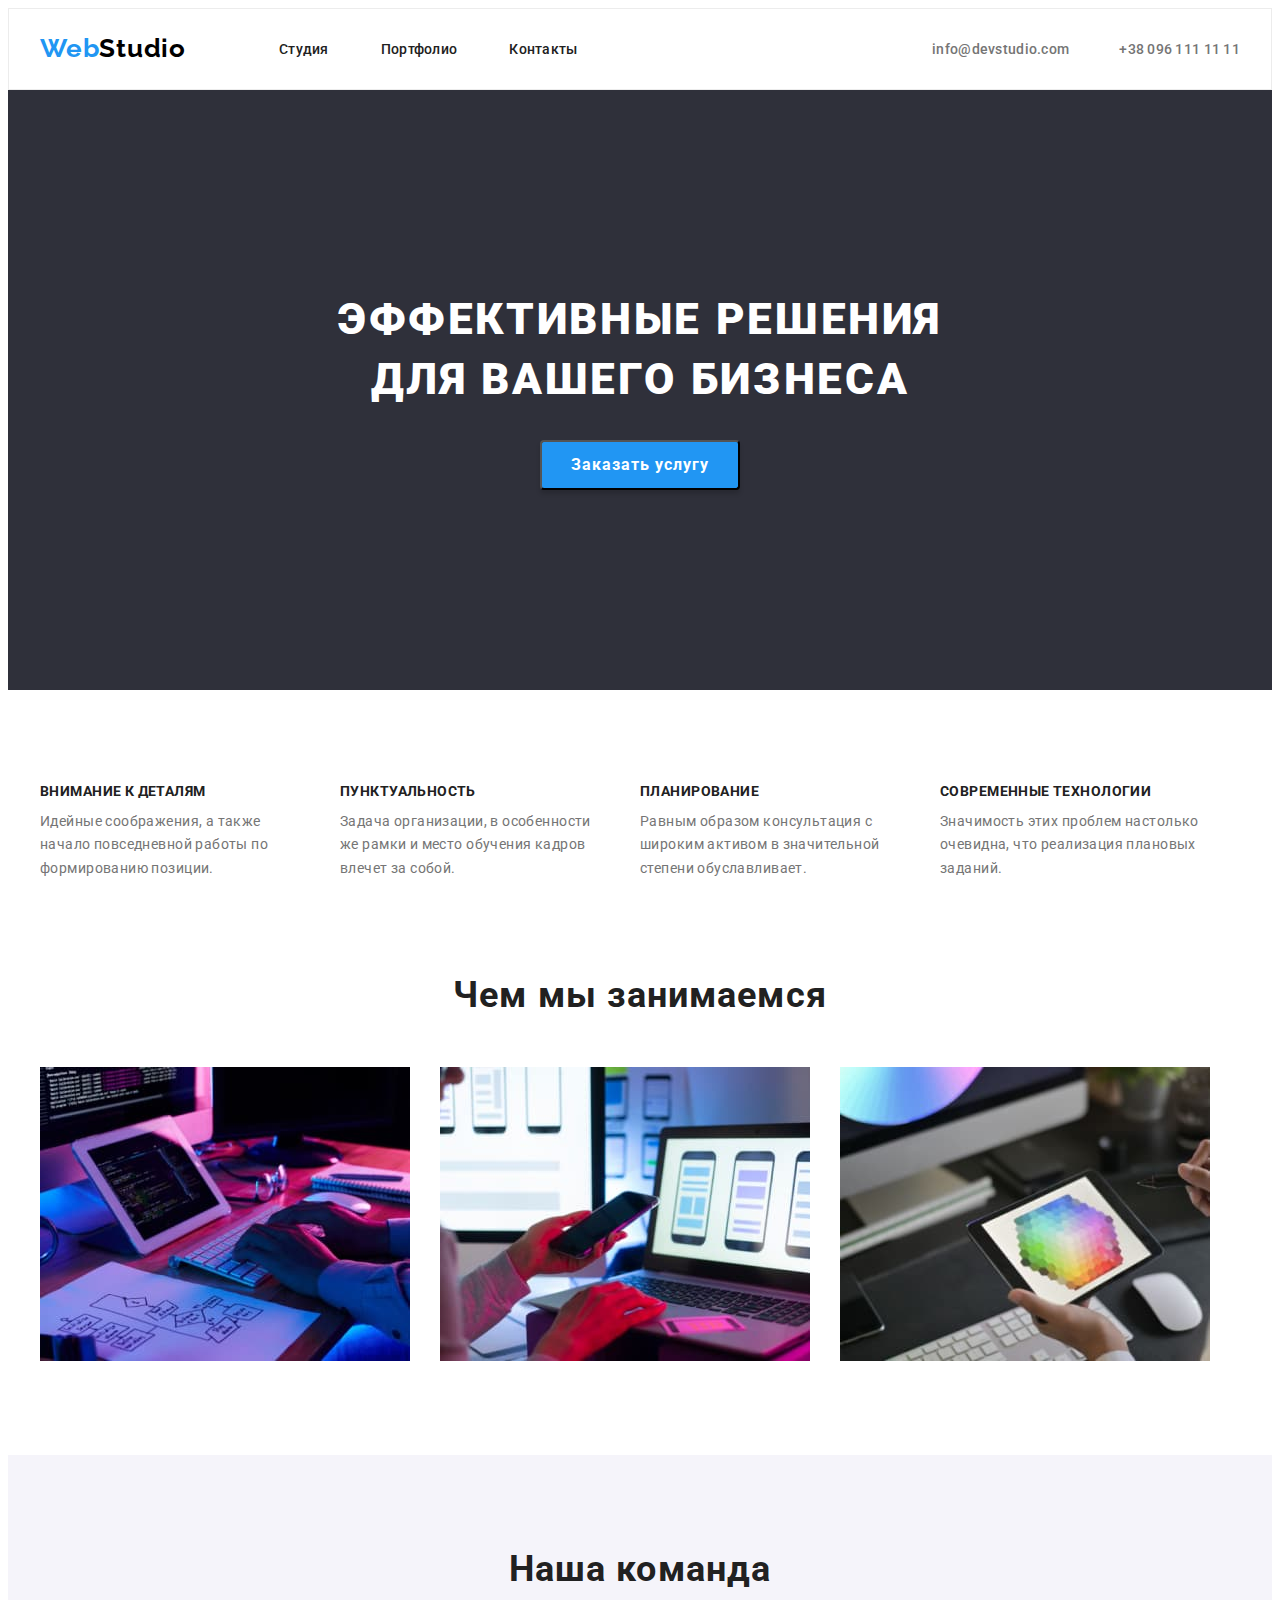
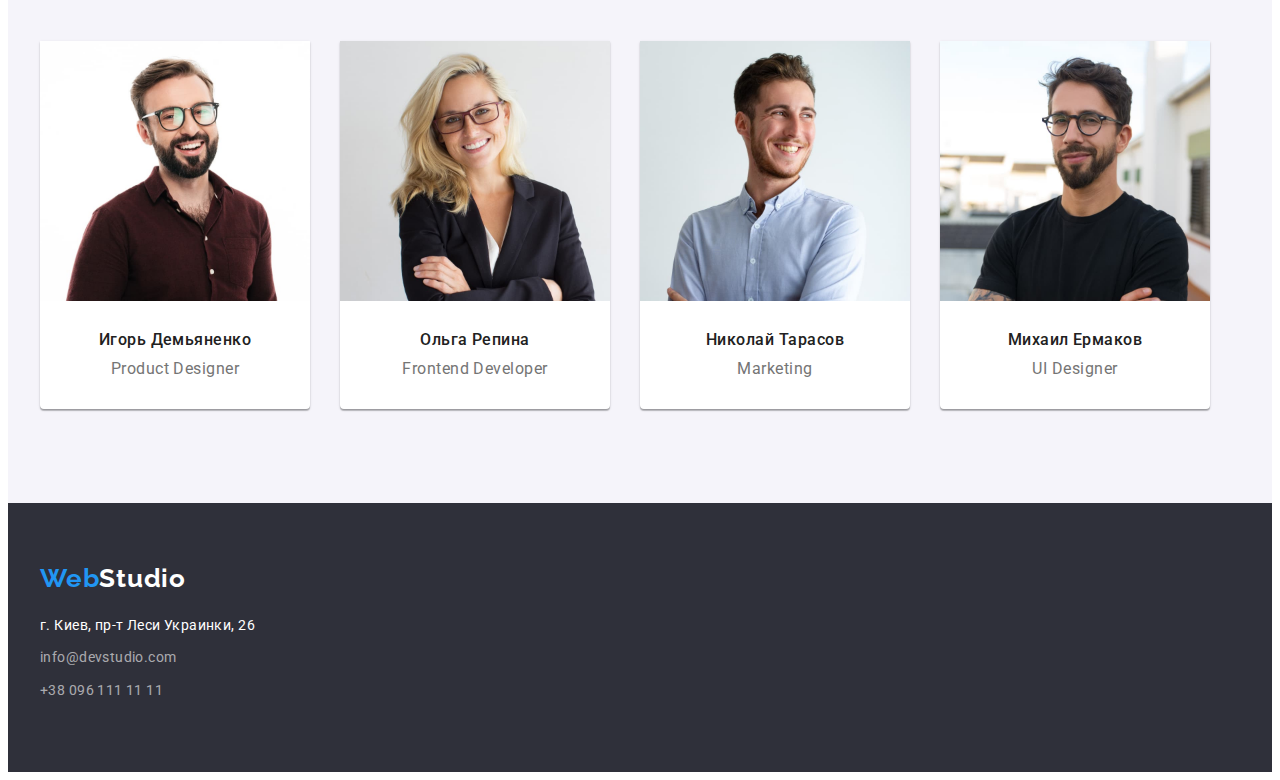
<file: index.html>
<!DOCTYPE html>
<html lang="ru">
<head>
    <meta charset="UTF-8">
    <meta http-equiv="X-UA-Compatible" content="IE=edge">
    <meta name="viewport" content="width=device-width, initial-scale=1.0">
    <title>WebStudio</title>
    <link rel="stylesheet" href="https://cdnjs.cloudflare.com/ajax/libs/modern-normalize/1.1.0/modern-normalize.min.css" integrity="sha512-wpPYUAdjBVSE4KJnH1VR1HeZfpl1ub8YT/NKx4PuQ5NmX2tKuGu6U/JRp5y+Y8XG2tV+wKQpNHVUX03MfMFn9Q==" crossorigin="anonymous" referrerpolicy="no-referrer" />
    <link rel="stylesheet" href="./css/styles.css">
    <link rel="preconnect" href="https://fonts.googleapis.com">
    <link rel="preconnect" href="https://fonts.gstatic.com" crossorigin>
    <link href="https://fonts.googleapis.com/css2?family=Raleway:wght@700&family=Roboto:wght@400;500;700;900&display=swap" rel="stylesheet">    
</head>
<body>
    <!--header-->
    <header class="header">
        <div class="container header-container">
            <a class="link header-title" href="./index.html"><span class="header-title-web">Web</span>Studio</a>
        <nav class="header-nav">
            <ul class="list header-list">
                <li class="header-item"><a class="link header-link" href="./index.html">Студия</a></li>
                <li class="header-item"><a class="link header-link" href="./portfolio.html">Портфолио</a></li>
                <li class="header-item"><a class="link header-link" href="">Контакты</a></li>    
            </ul>
        </nav>
        <div class="header-connect">
        <ul class="list header-list">
            <li><a class="link header-email" href="mailto:info@devstudio.com">info@devstudio.com</a></li>
            <li><a class="link header-tel" href="tel:+380961111111">+38 096 111 11 11</a></li>
        </ul>
        </div>
        </div>  
    </header>
    <main>
        <!--solutions-->
        <section class="solutions">
            <div class="container">
                <h1 class="solutions-title">Эффективные решения для вашего бизнеса</h1>
                <button type="button" class="solutions-btn">Заказать услугу</button>
            </div>  
        </section>

        <!--about-->
        <section class="about">
            <div class="container about-container">
            <ul class="list about-list">
                <li class="about-item">
                    <h3 class="about-title">Внимание к деталям</h3>
                    <p class="about-text">Идейные соображения, а также начало повседневной работы по формированию позиции.</p>
                </li>
            </ul>
            <ul class="list about-list">
                <li class="about-item">
                    <h3 class="about-title">Пунктуальность</h3>
                    <p class="about-text">Задача организации, в особенности же рамки и место обучения кадров влечет за собой.</p>
                </li>
            </ul>
            <ul class="list about-list">
                <li class="about-item">
                    <h3 class="about-title">Планирование</h3>
                    <p class="about-text">Равным образом консультация с широким активом в значительной степени обуславливает.</p>
                </li>
            </ul>
            <ul class="list about-list">
                <li class="about-item">
                    <h3 class="about-title">Современные технологии</h3>
                    <p class="about-text">Значимость этих проблем настолько очевидна, что реализация плановых заданий.</p>
                </li>
            </ul>
            </div>
        </section>

        <!--after-about(section 3)-->
        <section class="after-about">
            <div class="container">
            <h2 class="after-about-title">Чем мы занимаемся</h2>
            <ul class="list after-about-list">
                <li class="after-about-item"><img src="./images/section3-img-1.jpg" alt="печатает на клавиатуре" width="370"></li>
                <li class="after-about-item"><img src="./images/section3-img-2.jpg" alt="подбирает дизайн приложения" width="370"></li>
                <li class="after-about-item"><img src="./images/section3-img-3.jpg" alt="планшет" width="370"></li>
            </ul>
            </div>
        </section>

        <!--team(section 4)-->
        <section class="team">
            <div class="container team-container">
            <h2 class="team-title">Наша команда</h2>
            <ul class="list team-list">
                <li class="team-card">
                    <img src="./images/section4-img-1.jpg" alt="Игорь Демьяненко" width="270">
                    <div class="team-text">
                    <h3 class="teammate-title">Игорь Демьяненко</h3>
                    <p class="teammate-position" lang="en">Product Designer</p>
                    </div>
                </li>
                <li class="team-card">
                    <img src="./images/section4-img-2.jpg" alt="Ольга Репина" width="270">
                    <div class="team-text">
                    <h3 class="teammate-title">Ольга Репина</h3>
                    <p class="teammate-position" lang="en">Frontend Developer</p>
                    </div>
                </li>
                <li class="team-card">
                    <img src="./images/section4-img-3.jpg" alt="Николай Тарасов" width="270">
                    <div class="team-text">
                    <h3 class="teammate-title">Николай Тарасов</h3>
                    <p class="teammate-position" lang="en">Marketing</p>
                    </div>
                </li>
                <li class="team-card">
                    <img src="./images/section4-img-4.jpg" alt="Николай Тарасов" width="270">
                    <div class="team-text">
                    <h3 class="teammate-title">Михаил Ермаков</h3>
                    <p class="teammate-position" lang="en">UI Designer</p>
                    </div>
                </li>
            </ul>
            </div>
        </section>
    </main>
    <!--footer-->
    <footer class="footer">
        <div class="container">
        <a class="link footer-title" href="./index.html"><span class="footer-title-web">Web</span>Studio</a>
        <address class="address">
            <ul class="list footer-list">
                <li><a class="link footer-addres" href="https://goo.gl/maps/zj1c1hvUwoy9DRRDA" target="_blank">г. Киев, пр-т Леси Украинки, 26</a></li>
                <li><a class="link footer-email" href="mailto:info@devstudio.com">info@devstudio.com</a></li>
                <li><a class="link footer-tel" href="tel:+380961111111">+38 096 111 11 11</a></li>
            </ul>
        </address>
        </div>
    </footer>
</body>
</html>
</file>
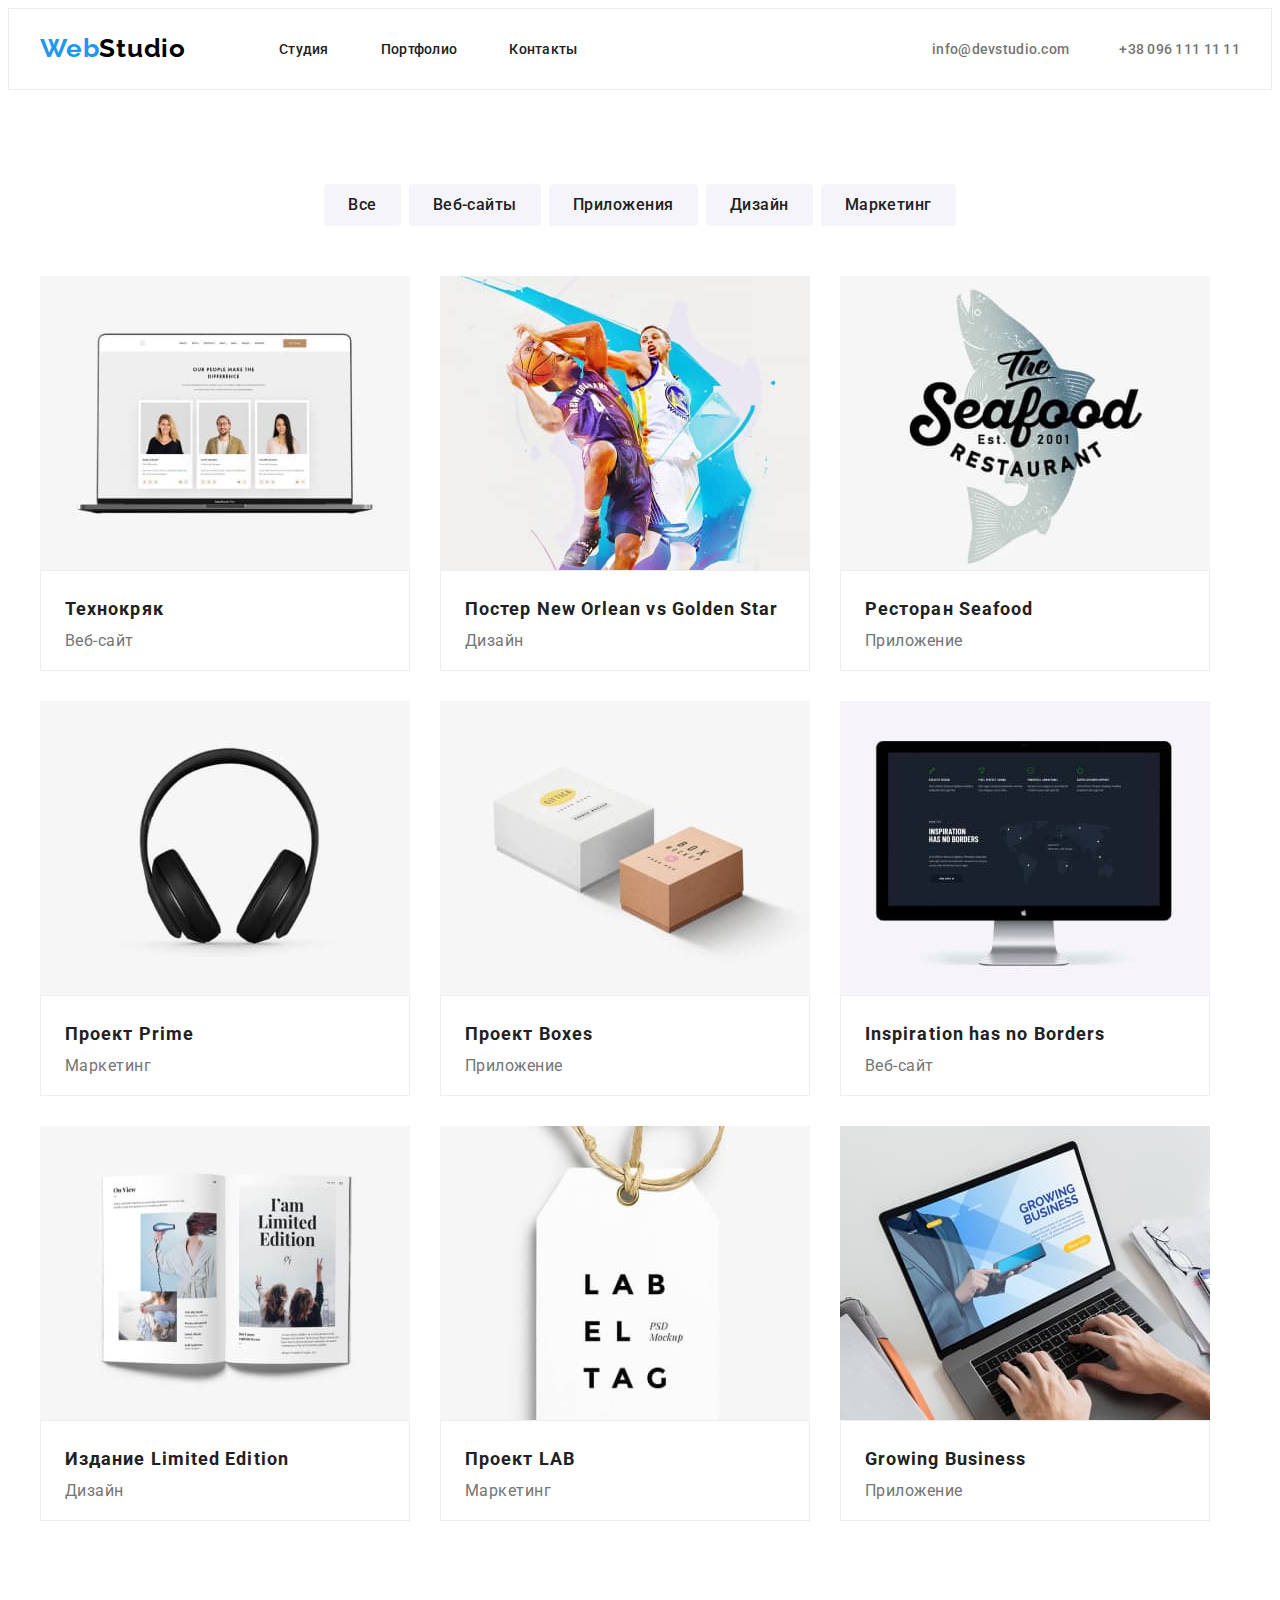
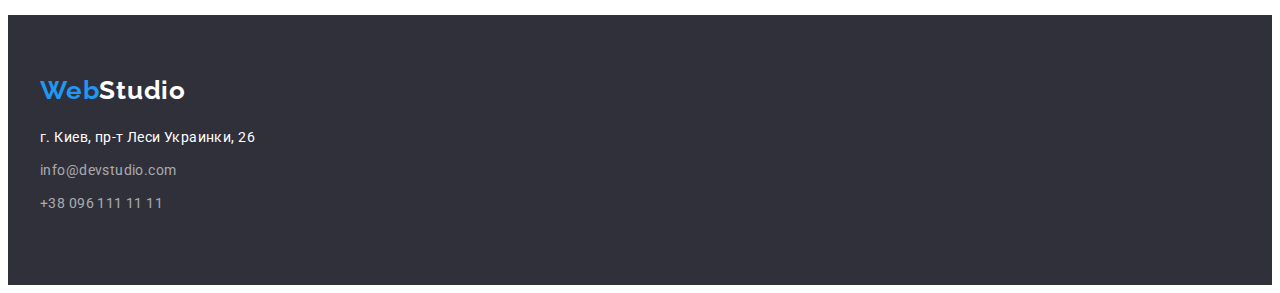
<file: portfolio.html>
<!DOCTYPE html>
<html lang="ru">
<head>
    <meta charset="UTF-8">
    <meta http-equiv="X-UA-Compatible" content="IE=edge">
    <meta name="viewport" content="width=device-width, initial-scale=1.0">
    <title>WebStudio</title>
    <link rel="stylesheet" href="https://cdnjs.cloudflare.com/ajax/libs/modern-normalize/1.1.0/modern-normalize.min.css" integrity="sha512-wpPYUAdjBVSE4KJnH1VR1HeZfpl1ub8YT/NKx4PuQ5NmX2tKuGu6U/JRp5y+Y8XG2tV+wKQpNHVUX03MfMFn9Q==" crossorigin="anonymous" referrerpolicy="no-referrer" />
    <link rel="stylesheet" href="./css/styles.css">
    <link rel="preconnect" href="https://fonts.googleapis.com">
    <link rel="preconnect" href="https://fonts.gstatic.com" crossorigin>
    <link href="https://fonts.googleapis.com/css2?family=Raleway:wght@700&family=Roboto:wght@400;500;700;900&display=swap" rel="stylesheet">     
</head>
<body>
    <!--header-->
    <header class="header">
        <div class="container header-container">
            <a class="link header-title" href="./index.html"><span class="header-title-web">Web</span>Studio</a>
        <nav class="header-nav">
            <ul class="list header-list">
                <li class="header-item"><a class="link header-link" href="./index.html">Студия</a></li>
                <li class="header-item"><a class="link header-link" href="./portfolio.html">Портфолио</a></li>
                <li class="header-item"><a class="link header-link" href="">Контакты</a></li>    
            </ul>
        </nav>
        <div class="header-connect">
        <ul class="list header-list">
            <li><a class="link header-email" href="mailto:info@devstudio.com">info@devstudio.com</a></li>
            <li><a class="link header-tel" href="tel:+380961111111">+38 096 111 11 11</a></li>
        </ul>
        </div>
        </div>  
    </header> 
<!-- main -->
    <main>
        <!-- navigaation-buttons -->
        <section class="nav-btn">
            <div class="container">
               
                <ul class="list list-btn">
                <li class="list-btn-item"><button class="portfolio-nav-btn" type="button">Все</button></li>
                <li class="list-btn-item"><button class="portfolio-nav-btn" type="button">Веб-сайты</button></li>
                <li class="list-btn-item"><button class="portfolio-nav-btn" type="button">Приложения</button></li>
                <li class="list-btn-item"><button class="portfolio-nav-btn" type="button">Дизайн</button></li>
                <li class="list-btn-item"><button class="portfolio-nav-btn" type="button">Маркетинг</button></li>
                </ul>
               
            <!-- projects -->
            <ul class="list projects-list">
                <li class="projects-item">
                    <img src="./images/projects-img-1.jpg" alt="Ноутбук">
                    <div class="projects-item-text">
                    <h3 class="projects-title">Технокряк</h3>
                    <p class="projects-type">Веб-сайт</p>
                    </div>
                </li>
                <li class="projects-item">
                    <img src="./images/projects-img-2.jpg" alt="Баскетболисты">
                    <div class="projects-item-text">
                    <h3 class="projects-title">Постер New Orlean vs Golden Star</h3>
                    <p class="projects-type">Дизайн</p>
                    </div>
                </li>
                <li class="projects-item">
                    <img src="./images/projects-img-3.jpg" alt="Лого ресторана">
                    <div class="projects-item-text">
                    <h3 class="projects-title">Ресторан Seafood</h3>
                    <p class="projects-type">Приложение</p>
                    </div>
                </li>
                <li class="projects-item">
                    <img src="./images/projects-img-4.jpg" alt="Наушники">
                    <div class="projects-item-text">
                    <h3 class="projects-title">Проект Prime</h3>
                    <p class="projects-type">Маркетинг</p>
                    </div>
                </li>
                <li class="projects-item">
                    <img src="./images/projects-img-5.jpg" alt="Коробки">
                    <div class="projects-item-text">
                    <h3 class="projects-title">Проект Boxes</h3>
                    <p class="projects-type">Приложение</p>
                    </div>
                </li>
                <li class="projects-item">
                    <img src="./images/projects-img-6.jpg" alt="Компьютер">
                    <div class="projects-item-text">
                    <h3 class="projects-title">Inspiration has no Borders</h3>
                    <p class="projects-type">Веб-сайт</p>
                    </div>
                </li>
                <li class="projects-item">
                    <img src="./images/projects-img-7.jpg" alt="Книга">
                    <div class="projects-item-text">
                    <h3 class="projects-title">Издание Limited Edition</h3>
                    <p class="projects-type">Дизайн</p>
                    </div>
                </li>
                <li class="projects-item">
                    <img src="./images/projects-img-8.jpg" alt="Бирка">
                    <div class="projects-item-text">
                    <h3 class="projects-title">Проект LAB</h3>
                    <p class="projects-type">Маркетинг</p>
                    </div>
                </li>
                <li class="projects-item">
                    <img src="./images/projects-img-9.jpg" alt="Ноутбук">
                    <div class="projects-item-text">
                    <h3 class="projects-title">Growing Business</h3>
                    <p class="projects-type">Приложение</p>
                    </div>
                </li>
            </ul>
            </div>  
        </section>
    </main>
    <footer class="footer">
        <div class="container">
        <a class="link footer-title" href="./index.html"><span class="footer-title-web">Web</span>Studio</a>
        <address class="address">
            <ul class="list footer-list">
                <li><a class="link footer-addres" href="https://goo.gl/maps/zj1c1hvUwoy9DRRDA" target="_blank">г. Киев, пр-т Леси Украинки, 26</a></li>
                <li><a class="link footer-email" href="mailto:info@devstudio.com">info@devstudio.com</a></li>
                <li><a class="link footer-tel" href="tel:+380961111111">+38 096 111 11 11</a></li>
            </ul>
        </address>
        </div>
    </footer>
</body>
</html>
</file>
<file: css/styles.css>
:root {
    --accent-color: #2196F3;
    --first-title-color: #fff;
    --second-title-color: #212121;

}

body {
    font-family: "Roboto", sans-serif;
}

p, h1, h2, h3, h4, h5, h6 {
    margin: 0;
}

ul {
    margin: 0;
    padding: 0;
}

button {
    cursor: pointer;
}

img {
    display: block;
}

.list {
    list-style: none;
}
.link {
    text-decoration: none;
}

.container {
    width: 1200px;
    padding-left: 15px;
    padding-right: 15px;
    margin: 0 auto;
    
}

/*---------------------HEADER---------------------*/

.header-container {
    display: flex;
    align-items: center;
} 

.header-list {
    display: flex;
}

.header-connect {
    margin-left: auto;
}

.header-item:not(:last-child) {
    margin-right: 52px;
}

.header {
    padding-top: 24px;
    padding-bottom: 25px;
    border: 1px solid #ECECEC;
    
}

.header-link {
    font-family: "Roboto";
    font-weight: 500;
    font-size: 14px;
    line-height: 1.14;
    letter-spacing: 0.02em;
    color: #212121;
}

.header-email  {
    font-family: inherit;
    font-weight: 500;
    font-size: 14px;
    line-height: 1.14;
    letter-spacing: 0.02em;
    color: #757575;
    margin-right: 50px;
} 

.header-tel {
    font-family: inherit;
    font-weight: 500;
    font-size: 14px;
    line-height: 1.14;
    letter-spacing: 0.02em;
    color: #757575;
} 

.header-title {
    font-family: "Raleway", sans-serif;
    font-weight: 700;
    font-size: 26px;
    line-height: 1.19;
    letter-spacing: 0.03em;
    color: #000000;
    margin-right: 93px;
}
.header-title-web {
    color: var(--accent-color);
}

.header-link:hover, 
.header-link:focus,
.header-email:hover,
.header-email:focus,
.header-tel:hover, 
.header-tel:focus  {
    color: var(--accent-color);
}

/*---------------------SOLUTIONS---------------------*/

.solutions-title {
    font-weight: 900;
    font-size: 44px;
    line-height: 1.36;
    letter-spacing: 0.06em;
    text-transform: uppercase;
    color: var(--first-title-color);
    padding-bottom: 30px;
    width: 696px;
    text-align: center;
    margin-left: 252px;
    margin-right: 252px;
}

.solutions {
    background-color: #2F303A;
    padding-top: 200px;
    padding-bottom: 200px;
}
.solutions-btn {
    font-family: inherit;
    font-weight: 700;
    background-color: var(--accent-color);
    font-size: 16px;
    line-height: 1.875;
    text-align: center;
    letter-spacing: 0.06em;
    color: var(--first-title-color);
    background: #2196F3;
    box-shadow: 0px 4px 4px rgba(0, 0, 0, 0.15);
    border-radius: 4px;
    min-width: 200px;
    min-height: 50px;
    margin-right: 500px;
    margin-left: 500px;
    
}

.solutions-btn:hover, 
.solutions-btn:focus {
    background: #2196F3;
    box-shadow: 0px 4px 4px rgba(0, 0, 0, 0.15);
    border-radius: 4px;
}


/*---------------------ABOUT---------------------*/

 .about-list {
    display: flex;
    width: 270px;
} 

.about-list:not(:last-child) {
    margin-right: 30px;
}
.about {
    padding-top: 94px;
    padding-bottom: 94px;
}

.about-container {
    display: flex;
}
.about-title {
    font-weight: 700;
    font-size: 14px;
    line-height: 1.14;
    letter-spacing: 0.03em;
    text-transform: uppercase;
    color: var(--second-title-color);
    margin-bottom: 10px;
}

.about-text {
    font-size: 14px;
    line-height: 1.71;
    letter-spacing: 0.03em;
    color: #757575
}

/*---------------------AFTER ABOUT---------------------*/

.after-about-list {
    display: flex;
}

.after-about-item:not(:last-child) {
margin-right: 30px ;
}

.after-about {
    padding-top: 0px;
    padding-bottom: 94px;
}

.after-about-title {
    font-weight: 700;
    font-size: 36px;
    line-height: 1.16;
    letter-spacing: 0.03em;
    color: var(--second-title-color);
    margin-bottom: 50px;
    text-align: center;
}

/*---------------------TEAM---------------------*/

.team-card {
    width: 270px;
    background-color: #ffffff;
    box-shadow: 0px 1px 3px rgba(0, 0, 0, 0.12), 0px 1px 1px rgba(0, 0, 0, 0.14),
    0px 2px 1px rgba(0, 0, 0, 0.2);
    border-radius: 0px 0px 4px 4px
}
.team-card:not(:last-child) {
margin-right: 30px;
}

.team-list {
    display: flex;
}

.team {
    padding-top: 94px;
    padding-bottom: 94px;
    background-color: #F5F4FA;
}

.team-title {
    font-weight: 700;
    font-size: 36px;
    line-height: 1.16;
    letter-spacing: 0.03em;
    color: var(--second-title-color);
    margin-bottom: 50px;
    text-align: center;
}

.teammate-title {
    font-weight: 500;
    font-size: 16px;
    line-height: 1.18;
    letter-spacing: 0.03em;
    color: var(--second-title-color);
    margin-top: 30px;
    margin-bottom: 10px;
    text-align: center;
}

.teammate-position {
    font-size: 16px;
    line-height: 1.18;
    letter-spacing: 0.03em;
    color: #757575;
    text-align: center;
    margin-bottom: 30px;
    
}

/*---------------------FOOTER---------------------*/

.footer {
    background-color: #2F303A; 
    padding-top: 60px;
    padding-bottom: 60px;
}

.footer-title {
    font-family: "Raleway", sans-serif;
    font-weight: 700;
    font-size: 26px;
    line-height: 1.19;
    letter-spacing: 0.03em;
    color: var(--first-title-color);
    margin-bottom: 20px;
}

.footer-title-web {
    color: var(--accent-color);
}

.address {
    margin-top: 20px;
}

.footer-addres {
    font-family: inherit;
    font-size: 14px;
    line-height: 1.71;
    letter-spacing: 0.03em;
    color: var(--first-title-color);
    margin-bottom: 9px;
    font-style: normal;
    display: block;
}

.footer-email, .footer-tel {
    font-family: inherit;
    font-size: 14px;
    line-height: 1.71;
    letter-spacing: 0.03em;
    color: rgba(255, 255, 255, 0.6);
    margin-bottom: 9px;
    font-style: normal;
    display: block;
}

.footer-tel {
    font-family: inherit;
    font-size: 14px;
    line-height: 1.71;
    letter-spacing: 0.03em;
    color: rgba(255, 255, 255, 0.6);
    font-style: normal;
    display: block;
}

.footer-addres:hover, 
.footer-addres:focus,
.footer-email:hover,
.footer-email:focus,
.footer-tel:hover, 
.footer-tel:focus  {
    color: var(--accent-color);
}
/*---------------------MAIN-PORTFOLIO---------------------*/

.list-btn {
    display: flex;
    justify-content: center;
    margin-bottom: 50px;
} 

.nav-btn {
    padding-top: 94px;
    padding-bottom: 94px;
}
.portfolio-nav-btn {
    font-family: inherit;
    font-weight: 500;
    font-size: 16px;
    line-height: 1.62;
    text-align: center;
    letter-spacing: 0.03em;
    color: #212121;
    background: #f5f4fa;
    border-radius: 4px;
    cursor: pointer;
    border-color: transparent;
    padding: 6px 22px;
}

.list-btn-item:not(:last-child) {
    margin-right: 8px;
}

.portfolio-nav-btn:hover, .portfolio-nav-btn:focus {
    font-weight: 500;
    font-size: 16px;
    line-height: 1.62;
    text-align: center;
    letter-spacing: 0.03em;
    color: var(--first-title-color);
    background-color: var(--accent-color);
    cursor: pointer;
}

.projects-list {
    display: flex;
    flex-wrap: wrap;
    margin-bottom: -30px;
    margin-left: -30px;
}

.projects-item {
    width: calc(100% / 9 - 30);
    margin-bottom: 30px;
    margin-left: 30px;
}

/* .projects-item:not(:nth-child(3n)) {
    margin-right: 30px;
} */

.projects-item-text {
    background: var(--first-title-color);
    border: 1px solid var(--border-card-color);
    padding: 20px 24px;
    border: 1px solid #EEEEEE
}

.projects-title {
    font-weight: 700;
    font-size: 18px;
    line-height: 2;
    letter-spacing: 0.06em;
    color: var(--second-title-color);
    
    margin-bottom: 4px;
}

.projects-type {
    font-weight: normal;
    font-size: 16px;
    line-height: 1.875x;
    letter-spacing: 0.03em;
    color: #757575;
}
</file>
